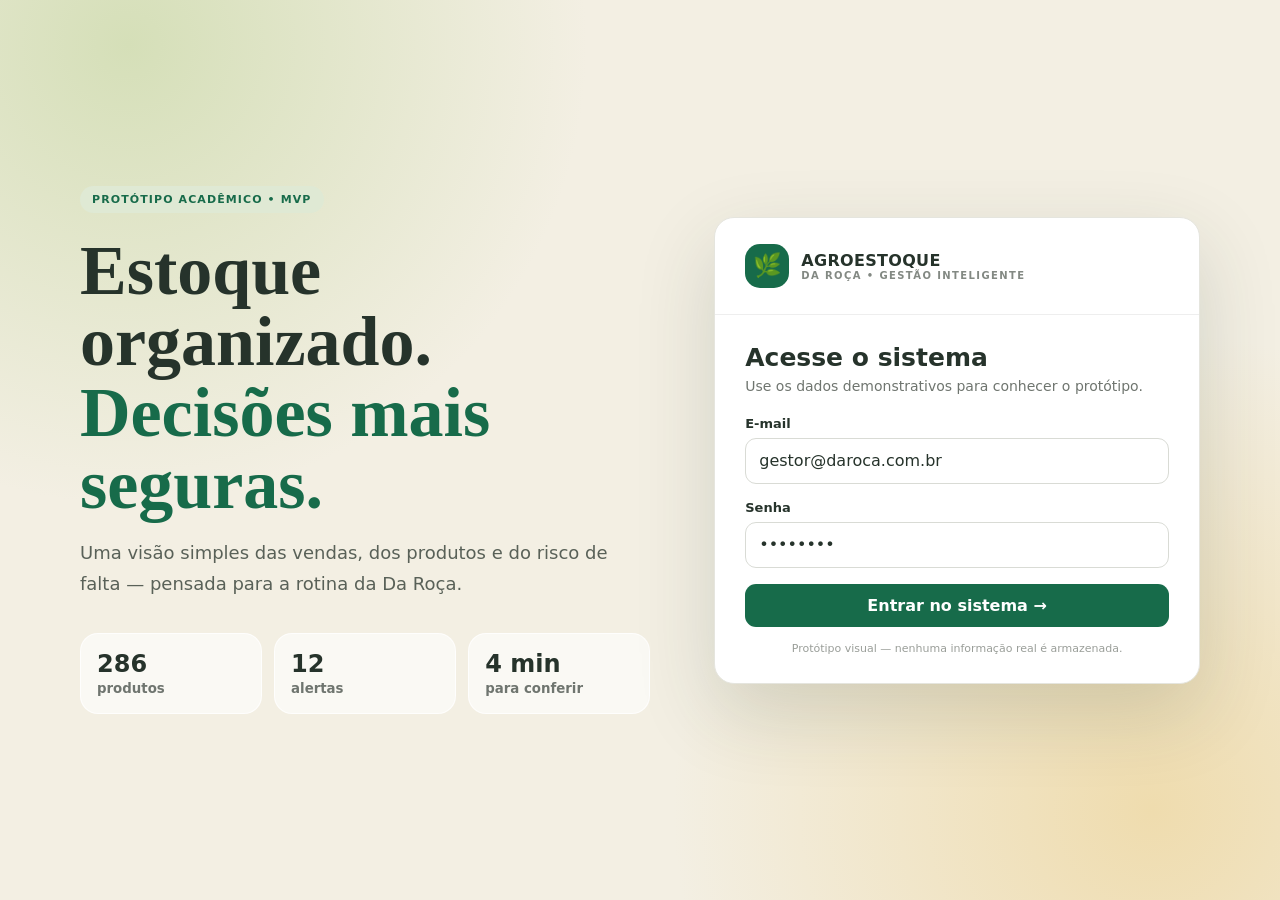
<file: docs/prototipo/index.html>
<!doctype html>
<html lang="pt-BR">

<head>
  <meta charset="utf-8">
  <meta name="viewport" content="width=device-width, initial-scale=1">
  <meta name="theme-color" content="#123c2b">
  <title>Sistema AgroEstoque</title>
  <meta name="description"
    content="Protótipo acadêmico de gestão inteligente de estoque para a Da Roça – Agropecuária & Pet.">
  <style>
    :root {
      --green: #176b4a;
      --dark: #123c2b;
      --cream: #fbfaf6;
      --ink: #26332b;
      --muted: #6f756f;
      --line: #e5e5de;
      --amber: #f6b93b;
      --red: #d94b4b;
      --blue: #3879c9
    }

    * {
      box-sizing: border-box
    }

    html {
      scroll-behavior: smooth
    }

    body {
      margin: 0;
      background: var(--cream);
      color: var(--ink);
      font-family: Inter, ui-sans-serif, system-ui, -apple-system, BlinkMacSystemFont, "Segoe UI", sans-serif
    }

    button,
    input,
    select {
      font: inherit
    }

    button {
      cursor: pointer
    }

    .hidden {
      display: none !important
    }

    .login {
      min-height: 100vh;
      display: grid;
      place-items: center;
      padding: 32px;
      background: radial-gradient(circle at 10% 5%, #d5dfb8 0, transparent 32%), radial-gradient(circle at 90% 90%, #efdcae 0, transparent 34%), #f3efe3
    }

    .login-grid {
      width: min(1120px, 100%);
      display: grid;
      grid-template-columns: 1.08fr .92fr;
      gap: 64px;
      align-items: center
    }

    .eyebrow {
      display: inline-flex;
      border-radius: 999px;
      background: #dfe9d4;
      color: var(--green);
      padding: 7px 12px;
      font-size: 11px;
      font-weight: 900;
      letter-spacing: .1em
    }

    .hero h1 {
      font-family: Georgia, serif;
      font-size: clamp(44px, 6vw, 70px);
      line-height: 1.02;
      margin: 22px 0 18px
    }

    .hero h1 span {
      color: var(--green)
    }

    .hero>p {
      font-size: 18px;
      line-height: 1.7;
      color: #596158;
      max-width: 580px
    }

    .quick {
      display: grid;
      grid-template-columns: repeat(3, 1fr);
      gap: 12px;
      margin-top: 34px
    }

    .quick div {
      padding: 16px;
      border: 1px solid #ffffffcc;
      border-radius: 18px;
      background: #ffffff99
    }

    .quick strong {
      display: block;
      font-size: 24px
    }

    .quick small {
      color: var(--muted);
      font-weight: 700
    }

    .card {
      background: #fff;
      border: 1px solid var(--line);
      border-radius: 20px;
      box-shadow: 0 12px 38px #26372d12
    }

    .login-card {
      overflow: hidden;
      box-shadow: 0 28px 80px #24372929
    }

    .brand {
      display: flex;
      align-items: center;
      gap: 12px
    }

    .brand-icon {
      width: 44px;
      height: 44px;
      display: grid;
      place-items: center;
      border-radius: 15px;
      background: var(--green);
      color: #fff;
      font-size: 23px
    }

    .brand strong {
      display: block;
      letter-spacing: .02em
    }

    .brand small {
      display: block;
      color: #838983;
      font-size: 10px;
      font-weight: 800;
      letter-spacing: .14em;
      text-transform: uppercase
    }

    .login-head {
      padding: 26px 30px;
      border-bottom: 1px solid #eee
    }

    .login-body {
      padding: 28px 30px
    }

    .login-body h2 {
      margin: 0;
      font-size: 25px
    }

    .login-body>p {
      margin: 6px 0 22px;
      color: var(--muted);
      font-size: 14px
    }

    .field {
      display: grid;
      gap: 7px;
      margin-bottom: 16px
    }

    .field label {
      font-size: 13px;
      font-weight: 800
    }

    .field input,
    .field select {
      width: 100%;
      height: 46px;
      padding: 0 13px;
      border: 1px solid #d9dbd5;
      border-radius: 11px;
      background: #fff;
      color: var(--ink);
      outline: none
    }

    .field input:focus,
    .field select:focus {
      border-color: var(--green);
      box-shadow: 0 0 0 3px #176b4a1a
    }

    .btn {
      display: inline-flex;
      align-items: center;
      justify-content: center;
      gap: 8px;
      border: 0;
      border-radius: 11px;
      padding: 12px 17px;
      font-weight: 850
    }

    .btn-primary {
      background: var(--green);
      color: #fff
    }

    .btn-primary:hover {
      background: #105b3e
    }

    .btn-outline {
      background: #fff;
      border: 1px solid #d8dad5;
      color: var(--ink)
    }

    .btn-wide {
      width: 100%
    }

    .fine {
      margin: 15px 0 0;
      text-align: center;
      color: #9a9e99;
      font-size: 11px
    }

    .sidebar {
      position: fixed;
      inset: 0 auto 0 0;
      width: 280px;
      padding: 22px;
      background: var(--dark);
      color: #fff;
      display: flex;
      flex-direction: column;
      z-index: 20
    }

    .sidebar .brand-icon {
      background: #ffffff1d;
      color: #dff2a7
    }

    .sidebar .brand small {
      color: #ffffff73
    }

    .menu-label {
      margin: 34px 12px 10px;
      color: #ffffff55;
      font-size: 10px;
      font-weight: 900;
      letter-spacing: .18em
    }

    .nav {
      display: grid;
      gap: 6px
    }

    .nav button {
      border: 0;
      background: transparent;
      color: #ffffffb5;
      text-align: left;
      padding: 13px 15px;
      border-radius: 12px;
      font-weight: 750
    }

    .nav button:hover {
      background: #ffffff10;
      color: #fff
    }

    .nav button.active {
      background: #fff;
      color: var(--green);
      box-shadow: 0 8px 20px #0002
    }

    .shop {
      margin-top: auto;
      padding: 16px;
      border: 1px solid #ffffff16;
      background: #ffffff0b;
      border-radius: 17px
    }

    .shop strong {
      display: block;
      font-size: 13px
    }

    .shop p {
      font-size: 11px;
      line-height: 1.6;
      color: #ffffff73
    }

    .shop button {
      border: 0;
      background: none;
      color: #ffffffa6;
      padding: 0;
      font-weight: 800
    }

    .main {
      margin-left: 280px;
      min-height: 100vh
    }

    .topbar {
      height: 78px;
      position: sticky;
      top: 0;
      z-index: 10;
      display: flex;
      align-items: center;
      justify-content: space-between;
      padding: 0 30px;
      border-bottom: 1px solid var(--line);
      background: #fbfaf6ee;
      backdrop-filter: blur(12px)
    }

    .topbar small {
      display: block;
      color: #9a9d98;
      font-weight: 900;
      letter-spacing: .14em
    }

    .topbar h1 {
      font-size: 20px;
      margin: 3px 0
    }

    .user {
      display: flex;
      align-items: center;
      gap: 10px;
      padding: 8px 12px;
      border: 1px solid var(--line);
      border-radius: 12px;
      background: #fff
    }

    .avatar {
      width: 32px;
      height: 32px;
      display: grid;
      place-items: center;
      border-radius: 9px;
      background: #e7f0e9
    }

    .user strong {
      display: block;
      font-size: 12px
    }

    .user small {
      font-size: 10px;
      letter-spacing: 0
    }

    .mobile-menu {
      display: none;
      border: 0;
      background: transparent;
      font-size: 23px
    }

    .content {
      max-width: 1500px;
      margin: auto;
      padding: 30px
    }

    .page {
      display: none
    }

    .page.active {
      display: block
    }

    .page-title {
      display: flex;
      align-items: end;
      justify-content: space-between;
      gap: 20px;
      margin-bottom: 22px
    }

    .page-title h2 {
      font-family: Georgia, serif;
      font-size: 34px;
      margin: 8px 0
    }

    .page-title p {
      margin: 0;
      color: var(--muted)
    }

    .stats {
      display: grid;
      grid-template-columns: repeat(4, 1fr);
      gap: 15px
    }

    .stat {
      padding: 20px
    }

    .stat small {
      color: #999e98;
      font-weight: 900;
      letter-spacing: .08em
    }

    .stat b {
      display: block;
      font-size: 30px;
      margin: 8px 0
    }

    .stat p {
      margin: 0;
      color: var(--muted);
      font-size: 12px
    }

    .grid-2 {
      display: grid;
      grid-template-columns: 1.35fr .85fr;
      gap: 18px;
      margin-top: 18px
    }

    .section-card {
      padding: 22px
    }

    .section-card h3 {
      margin: 0;
      font-size: 18px
    }

    .section-card>p {
      margin: 4px 0 20px;
      color: var(--muted);
      font-size: 13px
    }

    .chart {
      height: 220px;
      display: flex;
      align-items: end;
      gap: 10px;
      border-bottom: 1px solid var(--line);
      padding: 8px
    }

    .bar {
      flex: 1;
      min-width: 20px;
      background: linear-gradient(var(--green), #7ba46d);
      border-radius: 8px 8px 0 0;
      position: relative
    }

    .bar span {
      position: absolute;
      top: calc(100% + 8px);
      left: 50%;
      transform: translateX(-50%);
      font-size: 9px;
      font-weight: 800;
      color: #999
    }

    .alert-row,
    .movement {
      display: flex;
      align-items: center;
      gap: 12px;
      padding: 13px;
      border: 1px solid #eee;
      border-radius: 12px;
      margin-top: 9px
    }

    .dot {
      width: 9px;
      height: 9px;
      border-radius: 50%
    }

    .red {
      background: var(--red)
    }

    .amber {
      background: var(--amber)
    }

    .alert-row div:nth-child(2),
    .movement div:nth-child(2) {
      flex: 1;
      min-width: 0
    }

    .alert-row b,
    .movement b {
      display: block;
      font-size: 13px
    }

    .alert-row small,
    .movement small {
      color: #969b96
    }

    .toolbar {
      display: flex;
      gap: 12px;
      justify-content: space-between;
      align-items: center;
      padding: 18px;
      border-bottom: 1px solid var(--line)
    }

    .search {
      width: min(430px, 100%);
      height: 44px;
      border: 1px solid #ddd;
      border-radius: 11px;
      padding: 0 14px
    }

    .table-wrap {
      overflow: auto
    }

    table {
      border-collapse: collapse;
      width: 100%;
      min-width: 760px
    }

    th {
      padding: 12px 18px;
      background: #fafaf8;
      color: #91958f;
      font-size: 10px;
      text-align: left;
      letter-spacing: .08em
    }

    td {
      padding: 15px 18px;
      border-top: 1px solid #eee;
      font-size: 13px
    }

    td:first-child {
      font-weight: 800
    }

    .badge {
      display: inline-flex;
      padding: 5px 9px;
      border-radius: 999px;
      font-size: 10px;
      font-weight: 900
    }

    .badge-red {
      background: #fde1e1;
      color: #a92e2e
    }

    .badge-amber {
      background: #fff0cc;
      color: #8a5b00
    }

    .badge-green {
      background: #dff3e7;
      color: #176b4a
    }

    .form-card {
      padding: 22px;
      margin-bottom: 18px;
      background: #f5f8ef
    }

    .form-grid {
      display: grid;
      grid-template-columns: repeat(3, 1fr);
      gap: 14px
    }

    .form-actions {
      grid-column: 1/-1;
      display: flex;
      align-items: center;
      gap: 10px
    }

    .success {
      color: #177647;
      font-weight: 850;
      font-size: 13px
    }

    .movement-grid {
      display: grid;
      grid-template-columns: .85fr 1.15fr;
      gap: 18px
    }

    .type-grid {
      display: grid;
      grid-template-columns: 1fr 1fr;
      gap: 12px
    }

    .type {
      padding: 15px;
      border: 1px solid var(--line);
      border-radius: 12px;
      background: #fff;
      text-align: left
    }

    .type.selected {
      border-color: var(--green);
      background: #eef8f1
    }

    .type b {
      display: block
    }

    .type small {
      color: var(--muted)
    }

    .recs {
      display: grid;
      gap: 14px
    }

    .rec {
      display: grid;
      grid-template-columns: 52px 1fr auto;
      gap: 18px;
      align-items: center;
      padding: 22px
    }

    .rec-icon {
      width: 50px;
      height: 50px;
      display: grid;
      place-items: center;
      border-radius: 15px;
      background: #fde2e2;
      color: #ad3030;
      font-size: 22px
    }

    .rec h3 {
      margin: 0 0 8px
    }

    .rec p {
      margin: 0;
      color: var(--muted);
      font-size: 13px;
      line-height: 1.6
    }

    .rec strong {
      display: block;
      color: var(--green);
      font-size: 13px;
      margin-top: 9px
    }

    .explain {
      margin-top: 15px;
      padding: 18px;
      border: 1px solid #cfe4d6;
      background: #edf7f0;
      border-radius: 15px;
      color: #526158;
      font-size: 13px
    }

    .overlay {
      display: none
    }

    @media(max-width:1050px) {
      .stats {
        grid-template-columns: 1fr 1fr
      }

      .grid-2,
      .movement-grid {
        grid-template-columns: 1fr
      }

      .form-grid {
        grid-template-columns: 1fr 1fr
      }
    }

    @media(max-width:760px) {
      .login-grid {
        grid-template-columns: 1fr;
        gap: 30px
      }

      .hero {
        padding-top: 25px
      }

      .quick {
        grid-template-columns: 1fr 1fr 1fr
      }

      .sidebar {
        transform: translateX(-100%);
        transition: .25s
      }

      .sidebar.open {
        transform: translateX(0)
      }

      .overlay.open {
        display: block;
        position: fixed;
        inset: 0;
        background: #0006;
        z-index: 19
      }

      .main {
        margin-left: 0
      }

      .mobile-menu {
        display: block
      }

      .topbar {
        padding: 0 16px
      }

      .content {
        padding: 20px 15px
      }

      .user {
        display: none
      }

      .stats {
        grid-template-columns: 1fr 1fr
      }

      .page-title {
        align-items: start;
        flex-direction: column
      }

      .form-grid {
        grid-template-columns: 1fr
      }

      .rec {
        grid-template-columns: 45px 1fr
      }

      .rec .btn {
        grid-column: 1/-1
      }

      .toolbar {
        align-items: stretch;
        flex-direction: column
      }

      .search {
        width: 100%
      }
    }

    @media(max-width:480px) {
      .login {
        padding: 18px
      }

      .hero h1 {
        font-size: 42px
      }

      .quick {
        grid-template-columns: 1fr
      }

      .stats {
        grid-template-columns: 1fr
      }

      .login-body,
      .login-head {
        padding: 22px
      }

      .content {
        padding: 18px 12px
      }

      .page-title h2 {
        font-size: 29px
      }
    }
  </style>
</head>

<body>
  <section id="login" class="login">
    <div class="login-grid">
      <div class="hero"><span class="eyebrow">PROTÓTIPO ACADÊMICO • MVP</span>
        <h1>Estoque organizado.<br><span>Decisões mais seguras.</span></h1>
        <p>Uma visão simples das vendas, dos produtos e do risco de falta — pensada para a rotina da Da Roça.</p>
        <div class="quick">
          <div><strong>286</strong><small>produtos</small></div>
          <div><strong>12</strong><small>alertas</small></div>
          <div><strong>4 min</strong><small>para conferir</small></div>
        </div>
      </div>
      <div class="card login-card">
        <div class="login-head">
          <div class="brand"><span class="brand-icon">🌿</span>
            <div><strong>AGROESTOQUE</strong><small>Da Roça • Gestão inteligente</small></div>
          </div>
        </div>
        <div class="login-body">
          <h2>Acesse o sistema</h2>
          <p>Use os dados demonstrativos para conhecer o protótipo.</p>
          <div class="field"><label>E-mail</label><input value="gestor@daroca.com.br"></div>
          <div class="field"><label>Senha</label><input type="password" value="12345678"></div><button id="enter"
            class="btn btn-primary btn-wide">Entrar no sistema →</button>
          <div class="fine">Protótipo visual — nenhuma informação real é armazenada.</div>
        </div>
      </div>
    </div>
  </section>
  <section id="app" class="hidden">
    <div id="overlay" class="overlay"></div>
    <aside id="sidebar" class="sidebar">
      <div class="brand"><span class="brand-icon">🌿</span>
        <div><strong>AGROESTOQUE</strong><small>Da Roça • Gestão inteligente</small></div>
      </div>
      <div class="menu-label">MENU PRINCIPAL</div>
      <nav class="nav"><button class="active" data-view="dashboard">◉ &nbsp; Visão geral</button><button
          data-view="produtos">▦ &nbsp; Produtos</button><button data-view="movimentacoes">⇄ &nbsp;
          Movimentações</button><button data-view="recomendacoes">✦ &nbsp; Recomendações &nbsp; <span
            class="badge badge-amber">3</span></button></nav>
      <div class="shop"><strong>🐾 Da Roça Agropecuária & Pet</strong>
        <p>Ambiente demonstrativo do projeto acadêmico.</p><button id="logout">↪ Sair do protótipo</button>
      </div>
    </aside>
    <main class="main">
      <header class="topbar">
        <div style="display:flex;align-items:center;gap:12px"><button id="mobileMenu" class="mobile-menu">☰</button>
          <div><small>SISTEMA AGROESTOQUE</small>
            <h1 id="viewTitle">Visão geral</h1>
          </div>
        </div>
        <div class="user"><span class="avatar">👤</span>
          <div><strong>Gestor da loja</strong><small>Administrador</small></div>
        </div>
      </header>
      <div class="content">
        <section id="dashboard" class="page active">
          <div class="page-title">
            <div><span class="eyebrow">SEGUNDA-FEIRA, 31 DE AGOSTO</span>
              <h2>Bom dia! Veja o que precisa de atenção.</h2>
              <p>Indicadores demonstrativos para validar a proposta do MVP.</p>
            </div><button class="btn btn-primary go-products">＋ Novo produto</button>
          </div>
          <div class="stats">
            <div class="card stat"><small>PRODUTOS</small><b>286</b>
              <p>18 categorias</p>
            </div>
            <div class="card stat"><small>ESTOQUE BAIXO</small><b>12</b>
              <p>4 itens críticos</p>
            </div>
            <div class="card stat"><small>VENDAS NO MÊS</small><b>384</b>
              <p>+12% vs. mês anterior</p>
            </div>
            <div class="card stat"><small>FATURAMENTO</small><b>R$ 38,4 mil</b>
              <p>estimativa demonstrativa</p>
            </div>
          </div>
          <div class="grid-2">
            <div class="card section-card">
              <h3>Saídas nos últimos 7 dias</h3>
              <p>Quantidade de itens movimentados</p>
              <div class="chart">
                <div class="bar" style="height:42%"><span>SEG</span></div>
                <div class="bar" style="height:58%"><span>TER</span></div>
                <div class="bar" style="height:49%"><span>QUA</span></div>
                <div class="bar" style="height:72%"><span>QUI</span></div>
                <div class="bar" style="height:62%"><span>SEX</span></div>
                <div class="bar" style="height:88%"><span>SÁB</span></div>
                <div class="bar" style="height:76%"><span>DOM</span></div>
              </div>
            </div>
            <div class="card section-card">
              <h3>Produtos que exigem ação</h3>
              <p>Ordenados pelo risco de ruptura</p>
              <div class="alert-row"><span class="dot red"></span>
                <div><b>Ração Canina Premium 15 kg</b><small>4 unidades disponíveis</small></div>›
              </div>
              <div class="alert-row"><span class="dot red"></span>
                <div><b>Suplemento Mineral 20 kg</b><small>2 unidades disponíveis</small></div>›
              </div>
              <div class="alert-row"><span class="dot amber"></span>
                <div><b>Milho Triturado 5 kg</b><small>12 unidades disponíveis</small></div>›
              </div>
            </div>
          </div>
        </section>
        <section id="produtos" class="page">
          <div class="page-title">
            <div>
              <h2>Produtos</h2>
              <p>Cadastre produtos e acompanhe a situação de cada item.</p>
            </div><button id="newProduct" class="btn btn-primary">＋ Novo produto</button>
          </div>
          <div id="productForm" class="card form-card hidden">
            <h3>Cadastrar novo produto</h3>
            <p>Preencha os dados básicos para iniciar o acompanhamento.</p>
            <div class="form-grid">
              <div class="field"><label>Nome do produto</label><input placeholder="Ex.: Ração Canina 15 kg"></div>
              <div class="field"><label>Categoria</label><input placeholder="Ex.: Rações"></div>
              <div class="field"><label>Unidade de medida</label><input placeholder="Ex.: unidade"></div>
              <div class="field"><label>Preço de venda</label><input placeholder="R$ 0,00"></div>
              <div class="field"><label>Quantidade atual</label><input type="number" value="0"></div>
              <div class="field"><label>Estoque mínimo</label><input type="number" value="0"></div>
              <div class="form-actions"><button id="saveProduct" class="btn btn-primary">Salvar produto</button><span
                  id="productSaved" class="success hidden">Produto salvo na demonstração!</span></div>
            </div>
          </div>
          <div class="card">
            <div class="toolbar"><input id="search" class="search" placeholder="Buscar produto ou categoria"><span
                id="count" class="badge badge-green">6 itens na demonstração</span></div>
            <div class="table-wrap">
              <table>
                <thead>
                  <tr>
                    <th>Produto</th>
                    <th>Categoria</th>
                    <th>Preço</th>
                    <th>Estoque</th>
                    <th>Mínimo</th>
                    <th>Situação</th>
                  </tr>
                </thead>
                <tbody id="productRows"></tbody>
              </table>
            </div>
          </div>
        </section>
        <section id="movimentacoes" class="page">
          <div class="page-title">
            <div>
              <h2>Movimentações</h2>
              <p>Registre entradas e saídas para manter o saldo atualizado.</p>
            </div>
          </div>
          <div class="movement-grid">
            <div class="card section-card">
              <h3>Nova movimentação</h3>
              <p>Os campos simulam o fluxo proposto para o MVP.</p>
              <div class="type-grid"><button class="type selected" data-type="Entrada"><b>↓ Entrada</b><small>Compra ou
                    devolução</small></button><button class="type" data-type="Saída"><b>↑ Saída</b><small>Venda ou
                    ajuste</small></button></div>
              <div class="field" style="margin-top:18px"><label>Produto</label><select>
                  <option>Ração Canina Premium 15 kg</option>
                  <option>Milho Triturado 5 kg</option>
                  <option>Areia Higiênica 4 kg</option>
                </select></div>
              <div class="field"><label>Quantidade</label><input type="number" value="10"></div>
              <div class="field"><label>Motivo ou observação</label><input placeholder="Ex.: Compra do fornecedor">
              </div><button id="saveMovement" class="btn btn-primary btn-wide">Registrar movimentação</button>
              <div id="movementSaved" class="success hidden" style="margin-top:12px">Movimentação registrada na
                demonstração.</div>
            </div>
            <div class="card section-card">
              <h3>Movimentações recentes</h3>
              <p>Histórico demonstrativo de entradas e saídas.</p>
              <div class="movement"><span class="avatar">↓</span>
                <div><b>Ração Felina 10 kg</b><small>Hoje, 09:42</small></div><strong>+ 20 un.</strong>
              </div>
              <div class="movement"><span class="avatar">↑</span>
                <div><b>Milho Triturado 5 kg</b><small>Hoje, 09:18</small></div><strong>- 3 un.</strong>
              </div>
              <div class="movement"><span class="avatar">↑</span>
                <div><b>Coleira Antipulgas</b><small>Ontem, 17:31</small></div><strong>- 2 un.</strong>
              </div>
              <div class="movement"><span class="avatar">↓</span>
                <div><b>Areia Higiênica 4 kg</b><small>Ontem, 15:04</small></div><strong>+ 30 un.</strong>
              </div>
            </div>
          </div>
        </section>
        <section id="recomendacoes" class="page">
          <div class="page-title">
            <div><span class="eyebrow">✦ ANÁLISE INTELIGENTE</span>
              <h2>Recomendações para reposição</h2>
              <p>Sugestões explicáveis, calculadas a partir dos dados demonstrativos.</p>
            </div>
          </div>
          <div class="recs">
            <div class="card rec"><span class="rec-icon">⚠</span>
              <div>
                <h3>Ração Canina Premium 15 kg <span class="badge badge-red">Risco alto</span></h3>
                <p>O estoque atual deve durar aproximadamente 4 dias. A média recente é de 1,1 unidade por dia.</p>
                <strong>✦ Verificar reposição de 12 unidades</strong>
              </div><button class="btn btn-outline">Analisar produto</button>
            </div>
            <div class="card rec"><span class="rec-icon">⚠</span>
              <div>
                <h3>Suplemento Mineral 20 kg <span class="badge badge-red">Risco alto</span></h3>
                <p>O saldo está 60% abaixo do estoque mínimo definido. Houve 5 saídas nos últimos 14 dias.</p><strong>✦
                  Contatar fornecedor ainda esta semana</strong>
              </div><button class="btn btn-outline">Analisar produto</button>
            </div>
            <div class="card rec"><span class="rec-icon" style="background:#fff0cc;color:#8a5b00">⚠</span>
              <div>
                <h3>Milho Triturado 5 kg <span class="badge badge-amber">Atenção</span></h3>
                <p>As vendas aumentaram 18% nas últimas três semanas e o saldo está próximo do mínimo.</p><strong>✦
                  Acompanhar por 3 dias antes de comprar</strong>
              </div><button class="btn btn-outline">Analisar produto</button>
            </div>
          </div>
          <div class="explain"><strong>Como a recomendação foi calculada?</strong> O MVP considera o estoque atual, o
            estoque mínimo e a média de saídas do período. A compra não é realizada automaticamente: a decisão continua
            sendo do gestor.</div>
        </section>
      </div>
    </main>
  </section>
  <script>
    const products = [["Ração Canina Premium 15 kg", "Rações", "R$ 189,90", 4, 8, "Crítico"], ["Milho Triturado 5 kg", "Agropecuária", "R$ 32,50", 12, 10, "Atenção"], ["Areia Higiênica 4 kg", "Pet", "R$ 24,90", 28, 8, "Normal"], ["Suplemento Mineral 20 kg", "Nutrição animal", "R$ 148,00", 2, 5, "Crítico"], ["Coleira Antipulgas", "Pet", "R$ 48,90", 17, 6, "Normal"], ["Semente de Capim 2 kg", "Agropecuária", "R$ 76,00", 9, 8, "Atenção"]];
    const titles = {dashboard: "Visão geral", produtos: "Produtos", movimentacoes: "Movimentações", recomendacoes: "Recomendações"};
    function renderProducts(q = "") {const list = products.filter(p => (p[0] + " " + p[1]).toLowerCase().includes(q.toLowerCase())); document.getElementById("productRows").innerHTML = list.map(p => `<tr><td>${p[0]}</td><td>${p[1]}</td><td>${p[2]}</td><td><b>${p[3]}</b></td><td>${p[4]}</td><td><span class="badge badge-${p[5] === "Crítico" ? "red" : p[5] === "Atenção" ? "amber" : "green"}">${p[5]}</span></td></tr>`).join(""); document.getElementById("count").textContent = list.length + " itens na demonstração"}
    function show(view) {document.querySelectorAll(".page").forEach(p => p.classList.toggle("active", p.id === view)); document.querySelectorAll(".nav button").forEach(b => b.classList.toggle("active", b.dataset.view === view)); document.getElementById("viewTitle").textContent = titles[view]; document.getElementById("sidebar").classList.remove("open"); document.getElementById("overlay").classList.remove("open"); window.scrollTo(0, 0)}
    document.getElementById("enter").onclick = () => {document.getElementById("login").classList.add("hidden"); document.getElementById("app").classList.remove("hidden"); renderProducts()};
    document.getElementById("logout").onclick = () => {document.getElementById("app").classList.add("hidden"); document.getElementById("login").classList.remove("hidden")};
    document.querySelectorAll(".nav button").forEach(b => b.onclick = () => show(b.dataset.view)); document.querySelectorAll(".go-products").forEach(b => b.onclick = () => show("produtos"));
    document.getElementById("mobileMenu").onclick = () => {document.getElementById("sidebar").classList.add("open"); document.getElementById("overlay").classList.add("open")}; document.getElementById("overlay").onclick = () => {document.getElementById("sidebar").classList.remove("open"); document.getElementById("overlay").classList.remove("open")};
    document.getElementById("newProduct").onclick = () => document.getElementById("productForm").classList.toggle("hidden"); document.getElementById("saveProduct").onclick = () => document.getElementById("productSaved").classList.remove("hidden"); document.getElementById("search").oninput = e => renderProducts(e.target.value);
    document.querySelectorAll(".type").forEach(b => b.onclick = () => {document.querySelectorAll(".type").forEach(x => x.classList.remove("selected")); b.classList.add("selected")}); document.getElementById("saveMovement").onclick = () => document.getElementById("movementSaved").classList.remove("hidden");
  </script>
</body>

</html>
</file>
